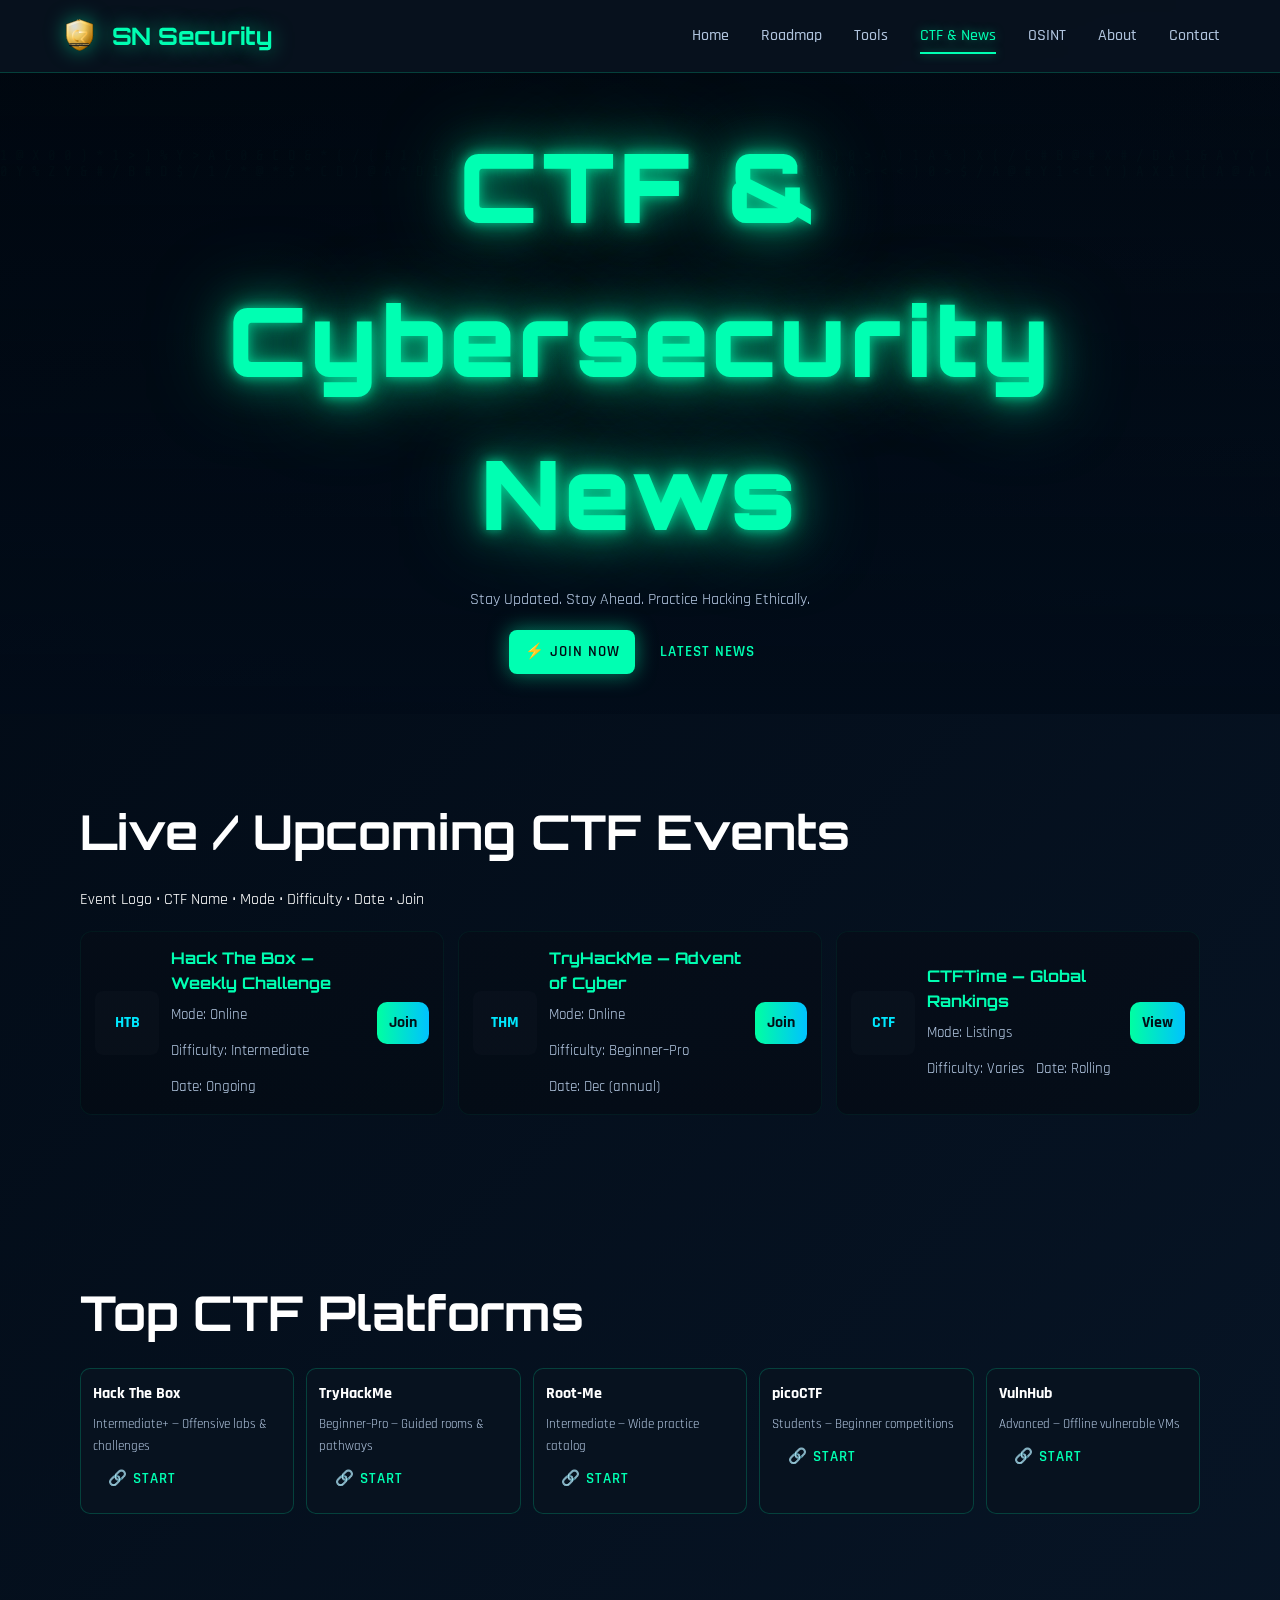
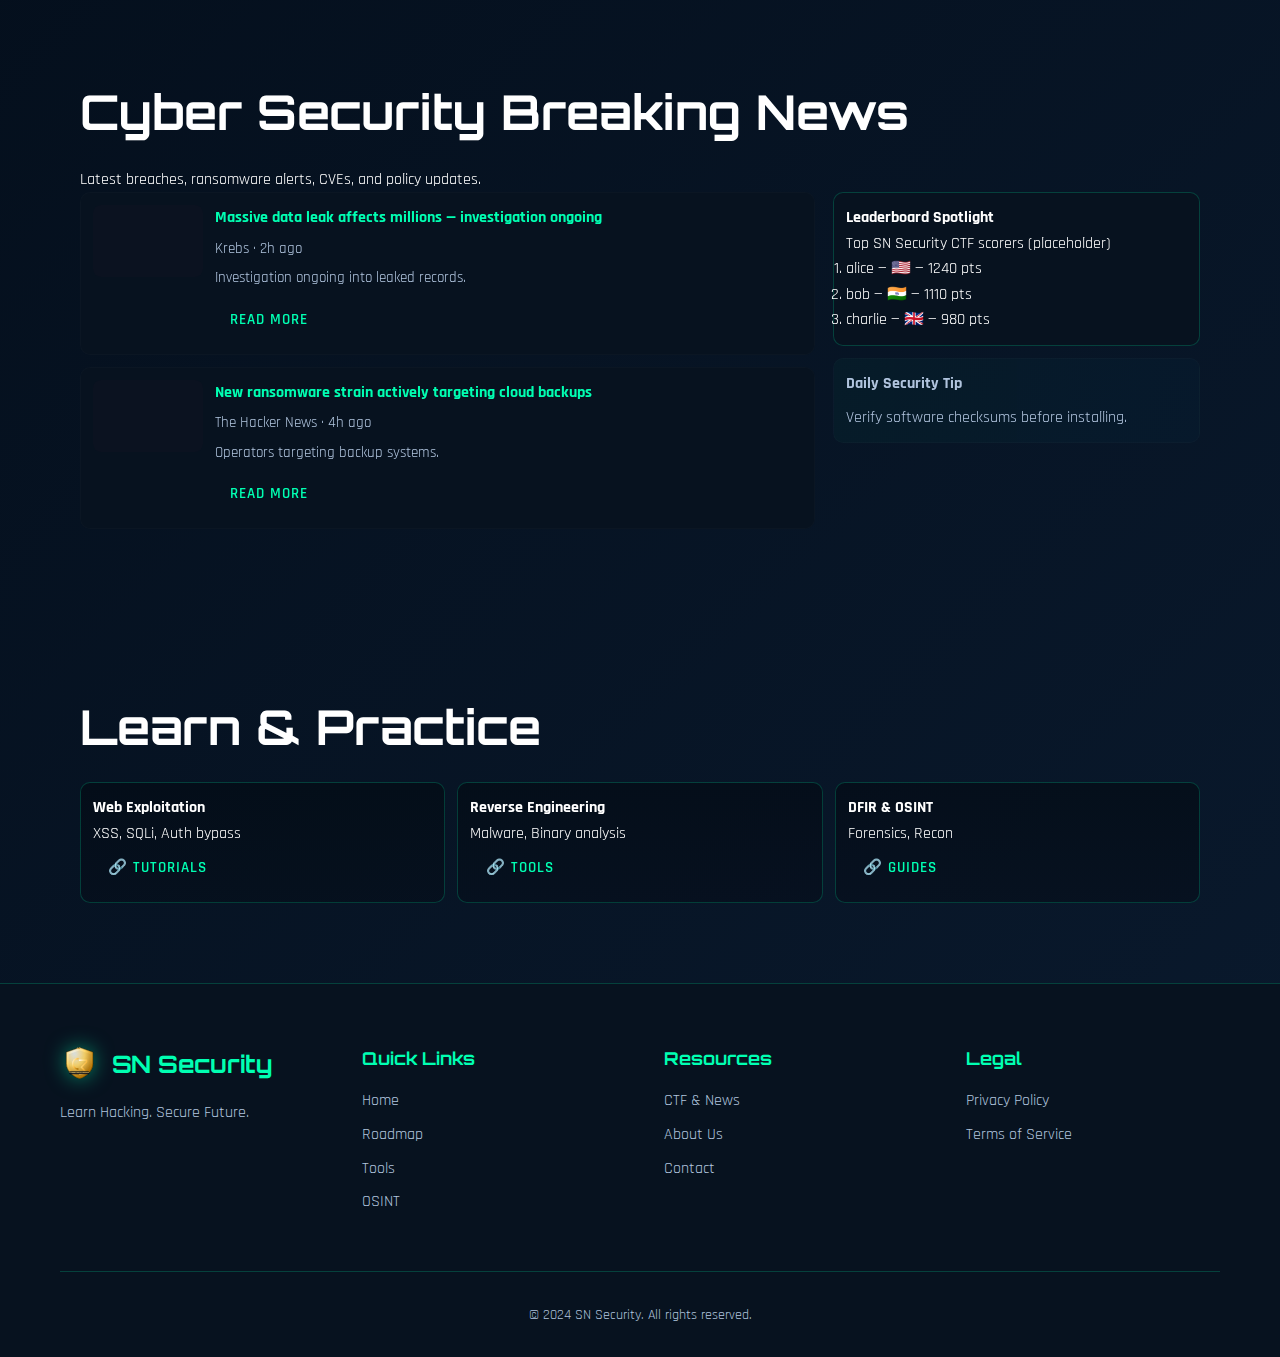
<file: ctf-news.html>
<!doctype html>
<html lang="en">
<head>
  <meta charset="utf-8">
  <meta name="viewport" content="width=device-width,initial-scale=1">
  <title>CTF & News - SN Security</title>
  <link rel="stylesheet" href="./style.css">
  <link rel="preconnect" href="https://fonts.googleapis.com">
  <link rel="preconnect" href="https://fonts.gstatic.com" crossorigin>
  <link href="https://fonts.googleapis.com/css2?family=Orbitron:wght@400;500;700;900&family=Rajdhani:wght@300;400;500;600;700&family=Share+Tech+Mono&display=swap" rel="stylesheet">
  <style>
    /* Page-specific styles for CTF & News */
    .ctf-hero{min-height:58vh;display:flex;align-items:center;justify-content:center;padding:110px 20px 40px;background:linear-gradient(180deg,rgba(0,6,12,0.5),rgba(2,12,25,0.85));position:relative;overflow:hidden}
    .matrix-canvas{position:absolute;inset:0;z-index:0;opacity:0.28;pointer-events:none}
    .ctf-hero .hero-content{position:relative;z-index:2;text-align:center;max-width:1100px}
    .hero-sub{color:var(--text-secondary);margin-top:8px}

    /* Events grid */
    .events-grid{display:grid;grid-template-columns:repeat(auto-fit,minmax(260px,1fr));gap:14px;margin-top:18px}
    .event-card{background:linear-gradient(180deg, rgba(6,12,22,0.6), rgba(4,10,18,0.6));border:1px solid rgba(0,255,178,0.06);padding:14px;border-radius:12px;display:flex;gap:12px;align-items:center}
    .event-logo{width:64px;height:64px;border-radius:8px;background:rgba(255,255,255,0.02);display:flex;align-items:center;justify-content:center;font-weight:700;color:var(--accent-secondary)}
    .event-meta{flex:1}
    .event-meta h4{margin:0 0 6px;font-family:var(--font-heading);color:var(--accent-primary)}
    .event-row{display:flex;gap:12px;flex-wrap:wrap;color:var(--text-secondary);font-size:0.95rem}
    .event-cta{display:inline-flex;align-items:center;gap:8px;padding:8px 12px;background:linear-gradient(90deg,#00ffa2,#00c2ff);color:#021017;border-radius:10px;font-weight:800;text-decoration:none}

    /* Platforms */
    .platforms-grid{display:grid;grid-template-columns:repeat(auto-fit,minmax(180px,1fr));gap:12px;margin-top:12px}
    .platform-card{background:var(--bg-card);border:1px solid var(--border-color);padding:12px;border-radius:10px;text-align:left}
    .platform-card small{color:var(--text-secondary);display:block;margin-top:8px}

    /* News feed */
    .news-feed{display:grid;grid-template-columns:2fr 1fr;gap:18px}
    .news-list{display:flex;flex-direction:column;gap:12px}
    .news-card{display:flex;gap:12px;background:var(--bg-card);padding:12px;border-radius:10px;border:1px solid rgba(255,255,255,0.02)}
    .news-thumb{width:110px;height:72px;background:#0b1220;border-radius:8px;flex:0 0 110px}
    .news-meta h4{margin:0;font-size:1rem;color:var(--accent-primary)}
    .news-meta p{margin:6px 0 0;color:var(--text-secondary);font-size:0.92rem}

    /* Learn cards */
    .learn-grid{display:grid;grid-template-columns:repeat(auto-fit,minmax(200px,1fr));gap:12px;margin-top:12px}
    .learn-card{background:linear-gradient(180deg, rgba(3,10,18,0.6), rgba(6,14,26,0.6));padding:12px;border-radius:10px;border:1px solid var(--border-color)}

    /* Leaderboard */
    .leaderboard{background:var(--bg-card);padding:12px;border-radius:10px;border:1px solid var(--border-color)}

    /* Daily tip */
    .daily-tip{background:linear-gradient(90deg, rgba(0,255,178,0.03), rgba(0,200,255,0.02));padding:12px;border-radius:10px;border:1px solid rgba(255,255,255,0.02);color:var(--text-secondary)}

    @media (max-width:900px){.news-feed{grid-template-columns:1fr}.ctf-hero{padding-top:140px}}
  </style>
</head>
<body>
  <canvas id="matrix" class="matrix-canvas"></canvas>
  <div id="particles-js"></div>

  <nav class="navbar">
    <div class="nav-container">
      <div class="nav-logo">
        <img src="assets/logo.svg" alt="SN Security Logo">
        <span>SN Security</span>
      </div>
      <div class="nav-toggle" id="navToggle"><span></span><span></span><span></span></div>
      <ul class="nav-menu" id="navMenu">
        <li><a href="index.html" class="nav-link">Home</a></li>
        <li><a href="roadmap.html" class="nav-link">Roadmap</a></li>
        <li><a href="tools.html" class="nav-link">Tools</a></li>
        <li><a href="ctf-news.html" class="nav-link active">CTF & News</a></li>
        <li><a href="osint.html" class="nav-link">OSINT</a></li>
        <li><a href="about.html" class="nav-link">About</a></li>
        <li><a href="contact.html" class="nav-link">Contact</a></li>
      </ul>
    </div>
  </nav>

  <section class="ctf-hero">
    <div class="hero-content">
      <h1 class="hero-title neon-glow">CTF & Cybersecurity News</h1>
      <p class="hero-sub">Stay Updated. Stay Ahead. Practice Hacking Ethically.</p>
      <div style="margin-top:18px;display:flex;gap:10px;justify-content:center;flex-wrap:wrap">
        <a class="btn btn-primary" href="#events">⚡ Join Now</a>
        <a class="btn btn-secondary" href="#news">Latest News</a>
      </div>
    </div>
  </section>

  <main class="container">
    <section id="events" class="section-block">
      <h2 class="section-title">Live / Upcoming CTF Events</h2>
      <p class="section-sub">Event Logo • CTF Name • Mode • Difficulty • Date • Join</p>
      <div class="events-grid">
        <div class="event-card">
          <div class="event-logo">HTB</div>
          <div class="event-meta">
            <h4>Hack The Box — Weekly Challenge</h4>
            <div class="event-row">
              <span>Mode: Online</span>
              <span>Difficulty: Intermediate</span>
              <span>Date: Ongoing</span>
            </div>
          </div>
          <a class="event-cta" href="https://www.hackthebox.com/" target="_blank">Join</a>
        </div>

        <div class="event-card">
          <div class="event-logo">THM</div>
          <div class="event-meta">
            <h4>TryHackMe — Advent of Cyber</h4>
            <div class="event-row">
              <span>Mode: Online</span>
              <span>Difficulty: Beginner–Pro</span>
              <span>Date: Dec (annual)</span>
            </div>
          </div>
          <a class="event-cta" href="https://tryhackme.com/" target="_blank">Join</a>
        </div>

        <div class="event-card">
          <div class="event-logo">CTF</div>
          <div class="event-meta">
            <h4>CTFTime — Global Rankings</h4>
            <div class="event-row">
              <span>Mode: Listings</span>
              <span>Difficulty: Varies</span>
              <span>Date: Rolling</span>
            </div>
          </div>
          <a class="event-cta" href="https://ctftime.org/" target="_blank">View</a>
        </div>

      </div>
    </section>

    <section class="section-block">
      <h2 class="section-title">Top CTF Platforms</h2>
      <div class="platforms-grid">
        <div class="platform-card"><strong>Hack The Box</strong><small>Intermediate+ — Offensive labs & challenges</small><a class="btn btn-secondary" href="https://www.hackthebox.com/">🔗 Start</a></div>
        <div class="platform-card"><strong>TryHackMe</strong><small>Beginner–Pro — Guided rooms & pathways</small><a class="btn btn-secondary" href="https://tryhackme.com/">🔗 Start</a></div>
        <div class="platform-card"><strong>Root-Me</strong><small>Intermediate — Wide practice catalog</small><a class="btn btn-secondary" href="https://www.root-me.org/">🔗 Start</a></div>
        <div class="platform-card"><strong>picoCTF</strong><small>Students — Beginner competitions</small><a class="btn btn-secondary" href="https://picoctf.org/">🔗 Start</a></div>
        <div class="platform-card"><strong>VulnHub</strong><small>Advanced — Offline vulnerable VMs</small><a class="btn btn-secondary" href="https://www.vulnhub.com/">🔗 Start</a></div>
      </div>
    </section>

    <section id="news" class="section-block">
      <h2 class="section-title">Cyber Security Breaking News</h2>
      <p class="section-sub">Latest breaches, ransomware alerts, CVEs, and policy updates.</p>
      <div class="news-feed">
        <div>
          <div class="news-list" id="newsList">
            <!-- News cards populated by JS -->
          </div>
        </div>
        <aside>
          <div class="leaderboard">
            <h4>Leaderboard Spotlight</h4>
            <p class="section-sub">Top SN Security CTF scorers (placeholder)</p>
            <ol>
              <li>alice — 🇺🇸 — 1240 pts</li>
              <li>bob — 🇮🇳 — 1110 pts</li>
              <li>charlie — 🇬🇧 — 980 pts</li>
            </ol>
          </div>

          <div style="height:12px"></div>

          <div class="daily-tip">
            <strong>Daily Security Tip</strong>
            <p id="dailyTip" style="margin-top:8px">Don’t reuse passwords! Use a password manager.</p>
          </div>
        </aside>
      </div>
    </section>

    <section class="section-block">
      <h2 class="section-title">Learn & Practice</h2>
      <div class="learn-grid">
        <div class="learn-card"><strong>Web Exploitation</strong><p class="section-sub">XSS, SQLi, Auth bypass</p><a class="btn btn-secondary" href="#">🔗 Tutorials</a></div>
        <div class="learn-card"><strong>Reverse Engineering</strong><p class="section-sub">Malware, Binary analysis</p><a class="btn btn-secondary" href="#">🔗 Tools</a></div>
        <div class="learn-card"><strong>DFIR & OSINT</strong><p class="section-sub">Forensics, Recon</p><a class="btn btn-secondary" href="#">🔗 Guides</a></div>
      </div>
    </section>

  </main>

  <footer class="footer">
    <div class="container">
      <div class="footer-content">
        <div class="footer-section">
          <div class="footer-logo">
            <img src="assets/logo.svg" alt="SN Security">
            <span>SN Security</span>
          </div>
          <p class="footer-tagline">Learn Hacking. Secure Future.</p>
        </div>
        <div class="footer-section">
          <h4>Quick Links</h4>
          <ul class="footer-links">
            <li><a href="index.html">Home</a></li>
            <li><a href="roadmap.html">Roadmap</a></li>
            <li><a href="tools.html">Tools</a></li>
            <li><a href="osint.html">OSINT</a></li>
          </ul>
        </div>
        <div class="footer-section">
          <h4>Resources</h4>
          <ul class="footer-links">
            <li><a href="ctf-news.html">CTF & News</a></li>
            <li><a href="about.html">About Us</a></li>
            <li><a href="contact.html">Contact</a></li>
          </ul>
        </div>
        <div class="footer-section">
          <h4>Legal</h4>
          <ul class="footer-links">
            <li><a href="#">Privacy Policy</a></li>
            <li><a href="#">Terms of Service</a></li>
          </ul>
        </div>
      </div>
      <div class="footer-bottom">
        <p>&copy; 2024 SN Security. All rights reserved.</p>
      </div>
    </div>
  </footer>

  <script>
    // Simple Matrix animation for the hero background
    (function(){
      const canvas = document.getElementById('matrix');
      if(!canvas) return;
      const ctx = canvas.getContext('2d');
      function resize(){canvas.width = window.innerWidth; canvas.height = document.querySelector('.ctf-hero').offsetHeight}
      window.addEventListener('resize', resize);
      resize();
      const cols = Math.floor(canvas.width / 16);
      const ypos = new Array(cols).fill(0);
      const letters = '01ABCDXYZ@#$%&*()<>/'.split('');
      function draw(){
        ctx.fillStyle = 'rgba(1,6,12,0.06)';
        ctx.fillRect(0,0,canvas.width,canvas.height);
        ctx.fillStyle = 'rgba(0,255,178,0.14)';
        ctx.font = '14px ' + (getComputedStyle(document.documentElement).getPropertyValue('--font-mono') || 'monospace');
        for(let i=0;i<ypos.length;i++){
          const text = letters[Math.floor(Math.random()*letters.length)];
          const x = i*16;
          ctx.fillText(text, x, ypos[i]*16);
          if(ypos[i]*16 > canvas.height && Math.random() > 0.975) ypos[i]=0; else ypos[i]++;
        }
      }
      setInterval(draw, 80);
    })();

    // Fetch tech news from NewsAPI (fallback to sample data if fetch fails)
    const NEWS_API_KEY = '0fe0e3b962aa4f41bc8367ce04dec796';
    async function fetchNews(){
      const list = document.getElementById('newsList');
      list.innerHTML = '<p style="color:var(--text-secondary)">Loading latest tech news…</p>';
      const endpoint = `https://newsapi.org/v2/top-headlines?category=technology&language=en&pageSize=8&apiKey=${NEWS_API_KEY}`;
      try{
        const resp = await fetch(endpoint);
        if(!resp.ok) throw new Error('Fetch error ' + resp.status);
        const data = await resp.json();
        if(!data.articles || !data.articles.length) throw new Error('No articles');
        list.innerHTML = '';
        data.articles.forEach(a => {
          const card = document.createElement('div'); card.className='news-card';
          const thumb = a.urlToImage ? `<div class=\"news-thumb\" style=\"background-image:url(${a.urlToImage});background-size:cover;background-position:center\"></div>` : '<div class="news-thumb"></div>';
          const published = a.publishedAt ? new Date(a.publishedAt).toLocaleString() : '';
          const desc = a.description ? `<p>${a.description}</p>` : '';
          card.innerHTML = `${thumb}<div class=\"news-meta\"><h4>${escapeHtml(a.title)}</h4><p>${escapeHtml(a.source.name)} · ${escapeHtml(published)}</p>${desc}<p style=\"margin-top:8px\"><a class=\"btn btn-secondary\" href=\"${a.url}\" target=\"_blank\">Read more</a></p></div>`;
          list.appendChild(card);
        });
      }catch(err){
        console.warn('News fetch failed:', err);
        // Fallback: show a few static items
        const fallback = [
          {title:'Massive data leak affects millions — investigation ongoing', src:'Krebs', url:'#', published:'2h ago', description:'Investigation ongoing into leaked records.'},
          {title:'New ransomware strain actively targeting cloud backups', src:'The Hacker News', url:'#', published:'4h ago', description:'Operators targeting backup systems.'}
        ];
        list.innerHTML = '';
        fallback.forEach(n => {
          const card = document.createElement('div'); card.className='news-card';
          card.innerHTML = `<div class=\"news-thumb\"></div><div class=\"news-meta\"><h4>${escapeHtml(n.title)}</h4><p>${escapeHtml(n.src)} · ${escapeHtml(n.published)}</p><p>${escapeHtml(n.description)}</p><p style=\"margin-top:8px\"><a class=\"btn btn-secondary\" href=\"${n.url}\" target=\"_blank\">Read more</a></p></div>`;
          list.appendChild(card);
        });
      }
    }

    // small helper to avoid injecting HTML
    function escapeHtml(s){ if(!s) return ''; return String(s).replace(/[&<>"']/g, function(c){return {'&':'&amp;','<':'&lt;','>':'&gt;','"':'&quot;',"'":"&#39;"}[c]}); }

    fetchNews();

    // rotate daily tips
    const tips=[
      "Don't reuse passwords — use a manager.",
      "Enable 2FA on important accounts.",
      "Verify software checksums before installing.",
      "Use disposable emails for signups when possible."
    ];
    let tipIdx= Math.floor(Math.random()*tips.length);
    function rotateTip(){document.getElementById('dailyTip').textContent = tips[tipIdx]; tipIdx = (tipIdx+1)%tips.length}
    setInterval(rotateTip, 24*60*60*1000); // daily
    rotateTip();
  </script>
</body>
</html>
</file>
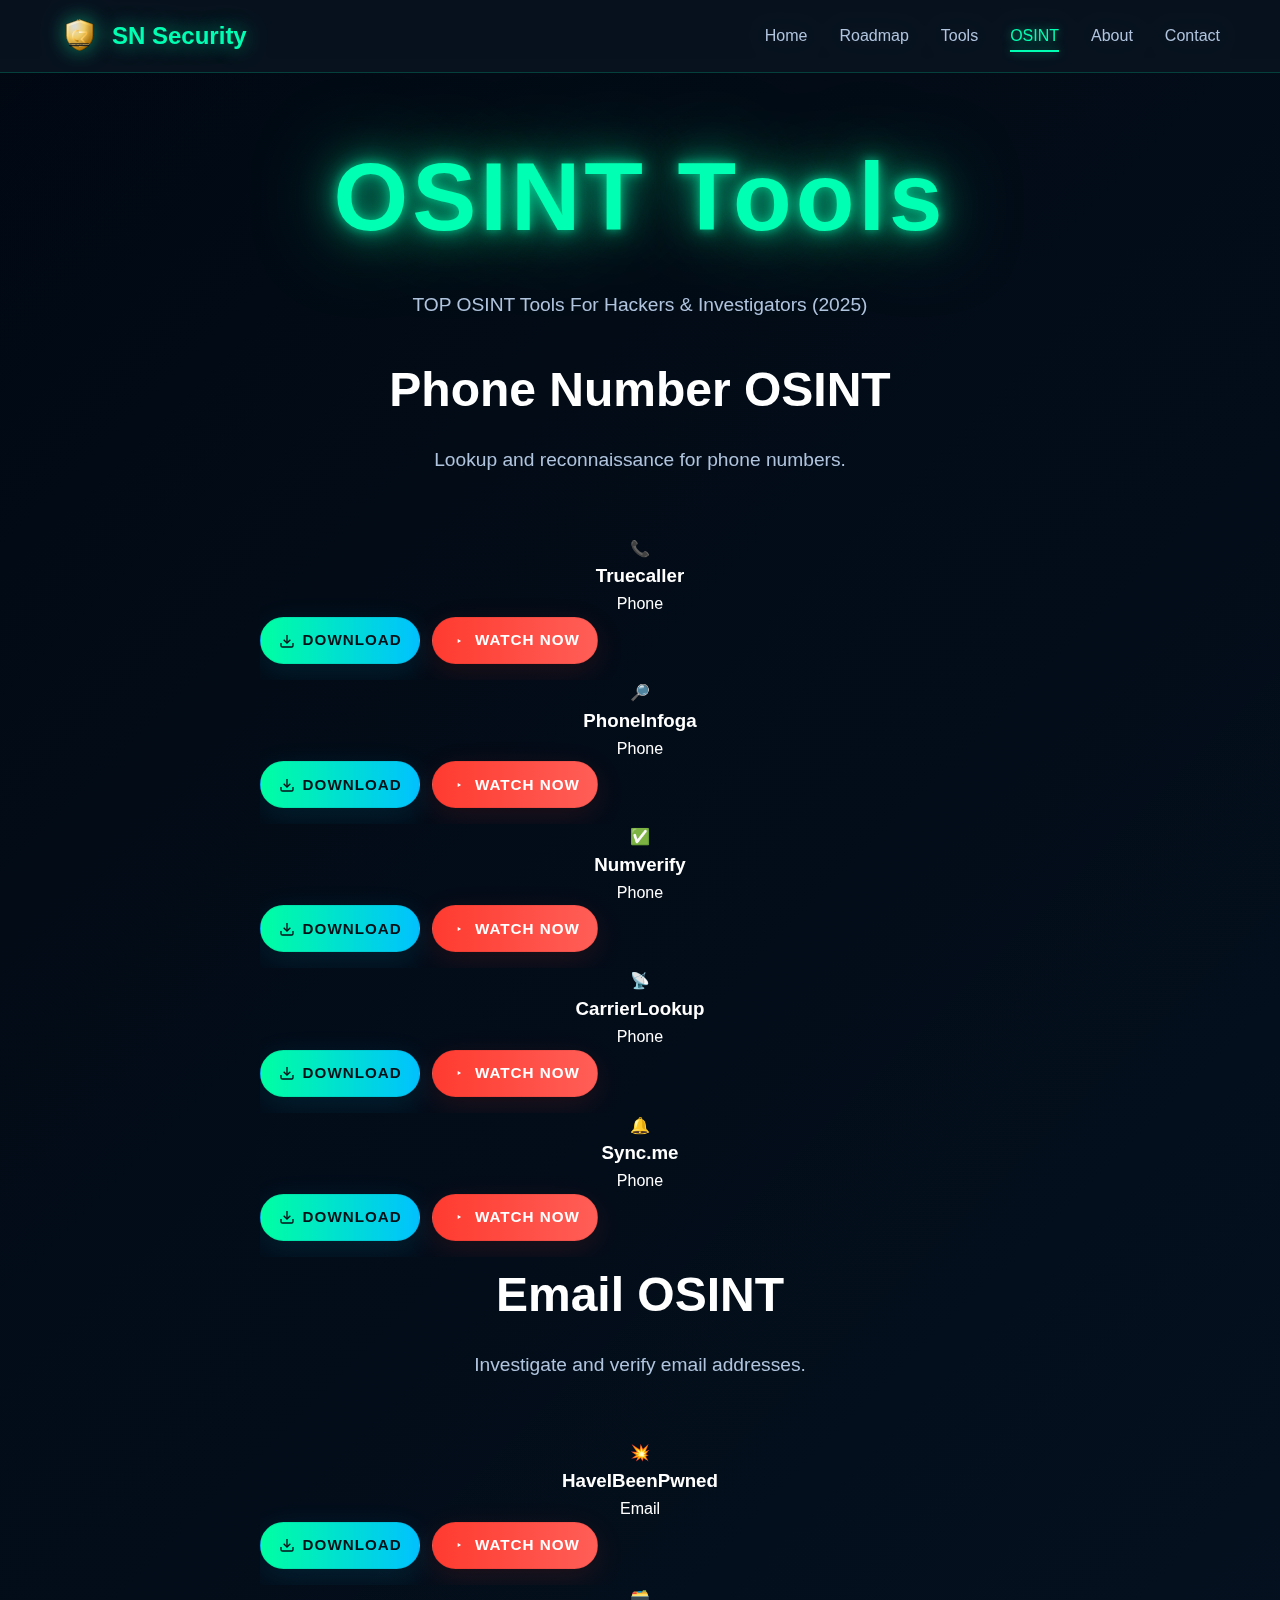
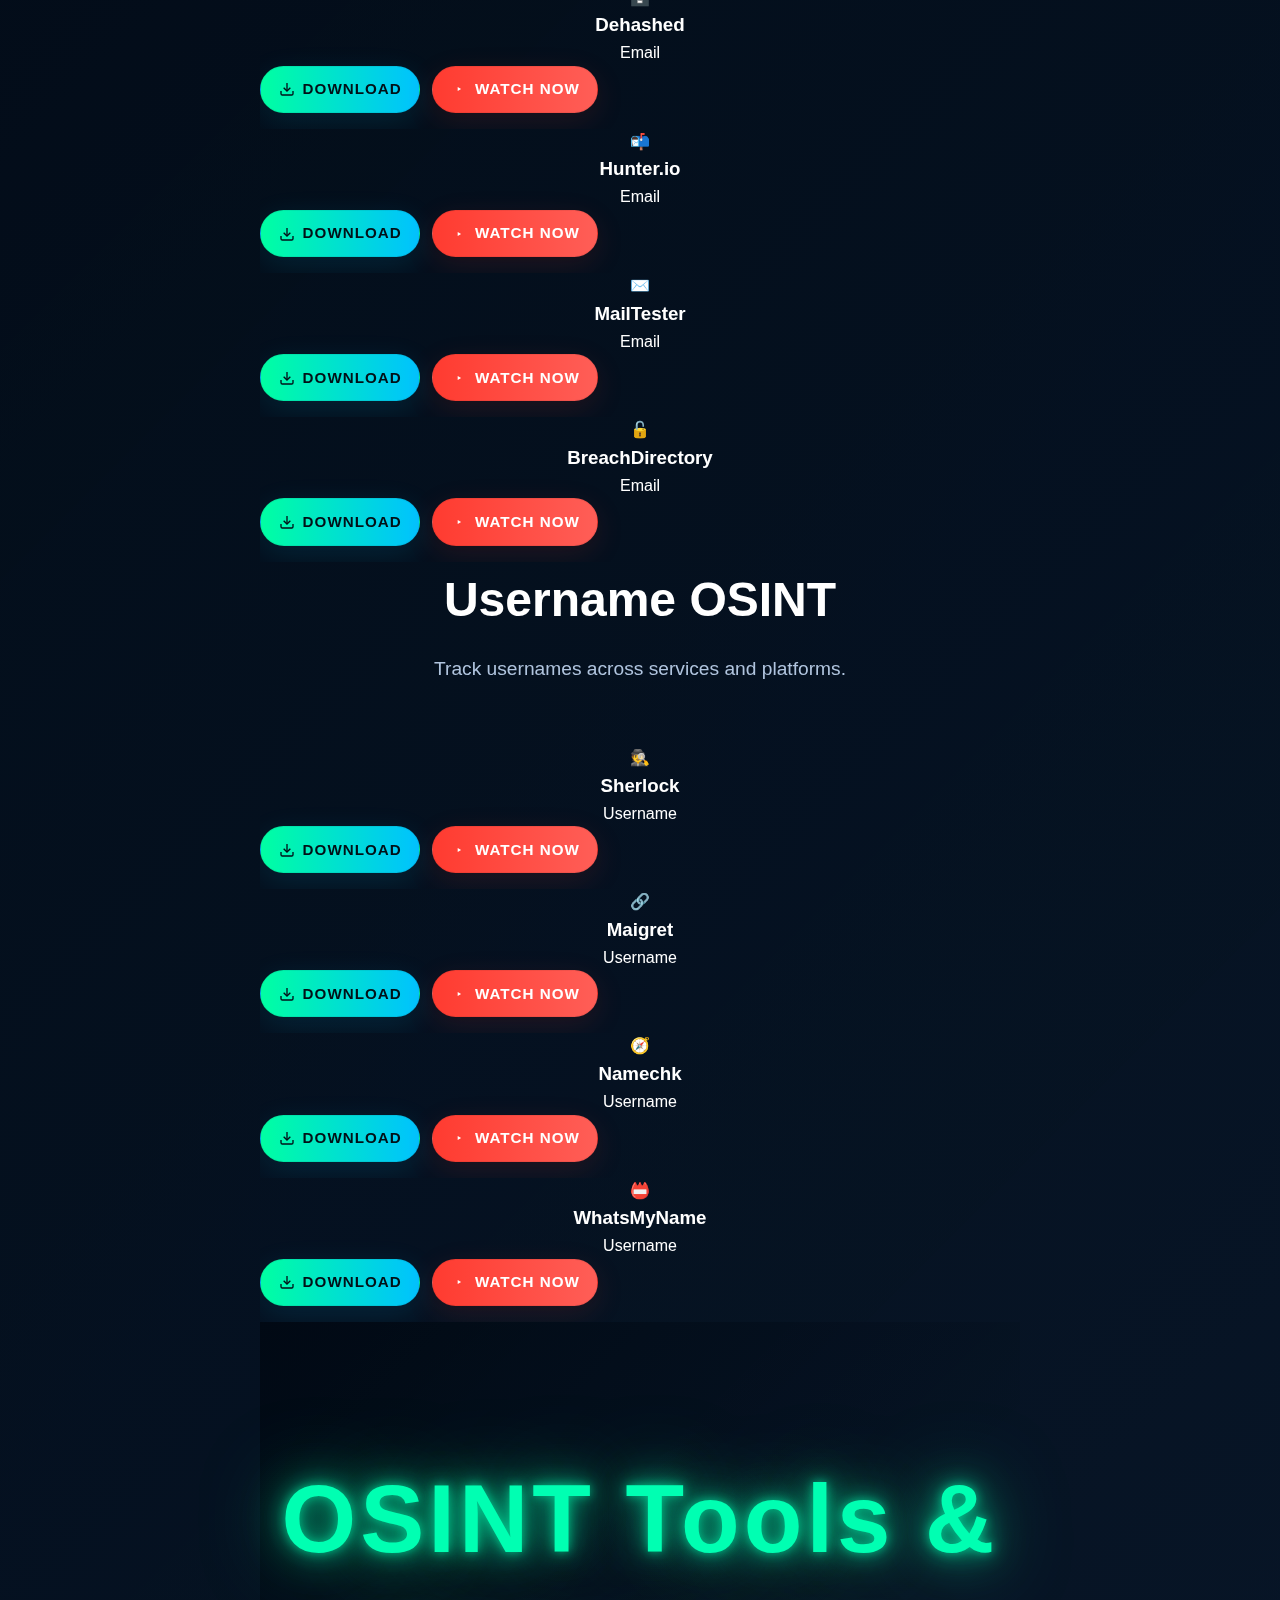
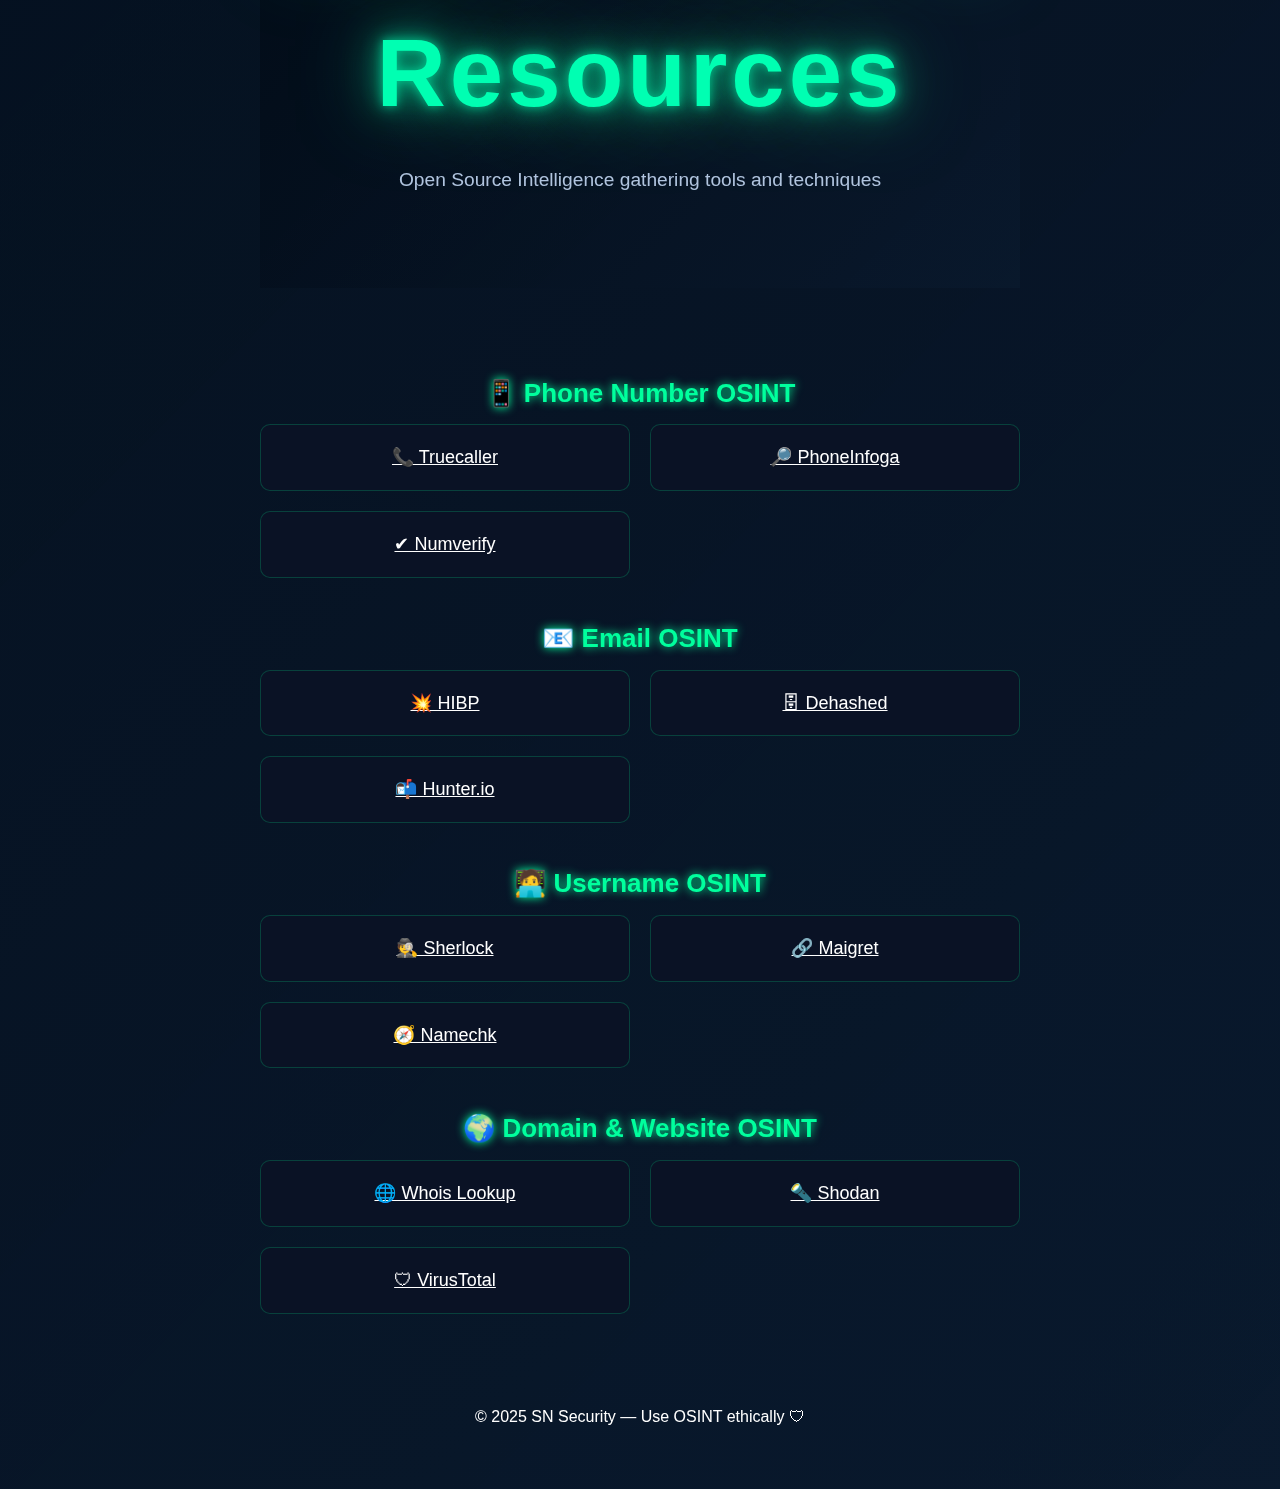
<file: osint.previous.html>
<!doctype html>
<html lang="en">
<head>
  <meta charset="utf-8">
  <meta name="viewport" content="width=device-width,initial-scale=1">
  <title>OSINT Tools - SN Security</title>
  <link rel="stylesheet" href="./style.css">
</head>
<body>
  <div id="particles-js"></div>

  <nav class="navbar">
    <div class="nav-container">
      <div class="nav-logo">
        <img src="assets/logo.svg" alt="SN Security Logo">
        <span>SN Security</span>
      </div>
      <div class="nav-toggle" id="navToggle">
        <span></span>
        <span></span>
        <span></span>
      </div>
      <ul class="nav-menu" id="navMenu">
        <li><a href="index.html" class="nav-link">Home</a></li>
        <li><a href="roadmap.html" class="nav-link">Roadmap</a></li>
        <li><a href="tools.html" class="nav-link">Tools</a></li>
        <li><a href="osint.html" class="nav-link active">OSINT</a></li>
        <li><a href="about.html" class="nav-link">About</a></li>
        <li><a href="contact.html" class="nav-link">Contact</a></li>
      </ul>
    </div>
  </nav>

  <section class="tools-hero">
    <div class="hero-content">
      <h1 class="hero-title neon-glow">OSINT Tools</h1>
      <p class="hero-tagline">TOP OSINT Tools For Hackers & Investigators (2025)</p>
    <div class="container">

      <!-- Phone Number OSINT -->
      <div class="section-header">
        <h2 class="section-title">Phone Number OSINT</h2>
        <p class="section-subtitle">Lookup and reconnaissance for phone numbers.</p>
      </div>
      <div class="tools-grid">
        <div class="tool-card" onclick="window.location.href='tool-detail.html?tool=truecaller'"><div class="tool-icon">📞</div><h3>Truecaller</h3><div class="tool-category">Phone</div></div>
        <div class="tool-card" onclick="window.location.href='tool-detail.html?tool=phoneinfoga'"><div class="tool-icon">🔎</div><h3>PhoneInfoga</h3><div class="tool-category">Phone</div></div>
        <div class="tool-card" onclick="window.location.href='tool-detail.html?tool=numverify'"><div class="tool-icon">✅</div><h3>Numverify</h3><div class="tool-category">Phone</div></div>
        <div class="tool-card" onclick="window.location.href='tool-detail.html?tool=carrierlookup'"><div class="tool-icon">📡</div><h3>CarrierLookup</h3><div class="tool-category">Phone</div></div>
        <div class="tool-card" onclick="window.location.href='tool-detail.html?tool=syncme'"><div class="tool-icon">🔔</div><h3>Sync.me</h3><div class="tool-category">Phone</div></div>
      </div>

      <!-- Email OSINT -->
      <div class="section-header">
        <h2 class="section-title">Email OSINT</h2>
        <p class="section-subtitle">Investigate and verify email addresses.</p>
      </div>
      <div class="tools-grid">
        <div class="tool-card" onclick="window.location.href='tool-detail.html?tool=haveibeenpwned'"><div class="tool-icon">💥</div><h3>HaveIBeenPwned</h3><div class="tool-category">Email</div></div>
        <div class="tool-card" onclick="window.location.href='tool-detail.html?tool=dehashed'"><div class="tool-icon">🗃️</div><h3>Dehashed</h3><div class="tool-category">Email</div></div>
        <div class="tool-card" onclick="window.location.href='tool-detail.html?tool=hunter'"><div class="tool-icon">📬</div><h3>Hunter.io</h3><div class="tool-category">Email</div></div>
        <div class="tool-card" onclick="window.location.href='tool-detail.html?tool=mailtester'"><div class="tool-icon">✉️</div><h3>MailTester</h3><div class="tool-category">Email</div></div>
        <div class="tool-card" onclick="window.location.href='tool-detail.html?tool=breachdirectory'"><div class="tool-icon">🔓</div><h3>BreachDirectory</h3><div class="tool-category">Email</div></div>
      </div>

      <!-- Username OSINT -->
      <div class="section-header">
        <h2 class="section-title">Username OSINT</h2>
        <p class="section-subtitle">Track usernames across services and platforms.</p>
      </div>
      <div class="tools-grid">
        <div class="tool-card" onclick="window.location.href='tool-detail.html?tool=sherlock'"><div class="tool-icon">🕵️</div><h3>Sherlock</h3><div class="tool-category">Username</div></div>
        <div class="tool-card" onclick="window.location.href='tool-detail.html?tool=maigret'"><div class="tool-icon">🔗</div><h3>Maigret</h3><div class="tool-category">Username</div></div>
        <div class="tool-card" onclick="window.location.href='tool-detail.html?tool=namechk'"><div class="tool-icon">🧭</div><h3>Namechk</h3><div class="tool-category">Username</div></div>
        <div class="tool-card" onclick="window.location.href='tool-detail.html?tool=whatsmyname'"><div class="tool-icon">📛</div><h3>WhatsMyName</h3><div class="tool-category">Username</div></div>
      <!doctype html>
      <html lang="en">
      <head>
        <meta charset="utf-8">
        <meta name="viewport" content="width=device-width,initial-scale=1">
        <title>OSINT Tools & Resources - SN Security</title>
        <link rel="stylesheet" href="./style.css">
        <meta name="description" content="Open Source Intelligence tools and resources for investigators and researchers.">
      </head>
      <body>
        <div id="particles-js"></div>

        <nav class="navbar">
          <div class="nav-container">
            <div class="nav-logo">
              <img src="assets/logo.svg" alt="SN Security Logo">
              <span>SN Security</span>
            </div>
            <div class="nav-toggle" id="navToggle">
              <span></span>
              <span></span>
              <span></span>
            </div>
            <ul class="nav-menu" id="navMenu">
              <li><a href="index.html" class="nav-link">Home</a></li>
              <li><a href="roadmap.html" class="nav-link">Roadmap</a></li>
              <li><a href="tools.html" class="nav-link">Tools</a></li>
              <li><a href="osint.html" class="nav-link active">OSINT</a></li>
              <li><a href="about.html" class="nav-link">About</a></li>
              <li><a href="contact.html" class="nav-link">Contact</a></li>
            </ul>
          </div>
        </nav>

      <section class="tools-hero">
        <div class="hero-content">
          <h1 class="hero-title neon-glow">OSINT Tools & Resources</h1>
          <p class="hero-tagline">Open Source Intelligence gathering tools and techniques</p>
        </div>
      </section>

      <div class="container osint-wrapper">

        <!-- Phone Number OSINT -->
        <div class="osint-section">
          <h2 class="osint-title">📱 Phone Number OSINT</h2>
          <div class="osint-grid">
            <a class="tool-box" href="tool-detail.html?tool=truecaller">📞 Truecaller</a>
            <a class="tool-box" href="tool-detail.html?tool=phoneinfoga">🔎 PhoneInfoga</a>
            <a class="tool-box" href="tool-detail.html?tool=numverify">✔ Numverify</a>
          </div>
        </div>

        <!-- Email OSINT -->
        <div class="osint-section">
          <h2 class="osint-title">📧 Email OSINT</h2>
          <div class="osint-grid">
            <a class="tool-box" href="tool-detail.html?tool=haveibeenpwned">💥 HIBP</a>
            <a class="tool-box" href="tool-detail.html?tool=dehashed">🗄 Dehashed</a>
            <a class="tool-box" href="tool-detail.html?tool=hunter">📬 Hunter.io</a>
          </div>
        </div>

        <!-- Username OSINT -->
        <div class="osint-section">
          <h2 class="osint-title">🧑‍💻 Username OSINT</h2>
          <div class="osint-grid">
            <a class="tool-box" href="tool-detail.html?tool=sherlock">🕵 Sherlock</a>
            <a class="tool-box" href="tool-detail.html?tool=maigret">🔗 Maigret</a>
            <a class="tool-box" href="tool-detail.html?tool=namechk">🧭 Namechk</a>
          </div>
        </div>

        <!-- Domain / Website OSINT -->
        <div class="osint-section">
          <h2 class="osint-title">🌍 Domain & Website OSINT</h2>
          <div class="osint-grid">
            <a class="tool-box" href="tool-detail.html?tool=whois">🌐 Whois Lookup</a>
            <a class="tool-box" href="tool-detail.html?tool=shodan">🔦 Shodan</a>
            <a class="tool-box" href="tool-detail.html?tool=virustotal">🛡 VirusTotal</a>
          </div>
        </div>

      </div>

      <footer class="site-footer">
        <div class="container">
          <p>© 2025 SN Security — Use OSINT ethically 🛡</p>
        </div>
      </footer>

      <script src="./script.js"></script>
      </body>
      </html>
</file>
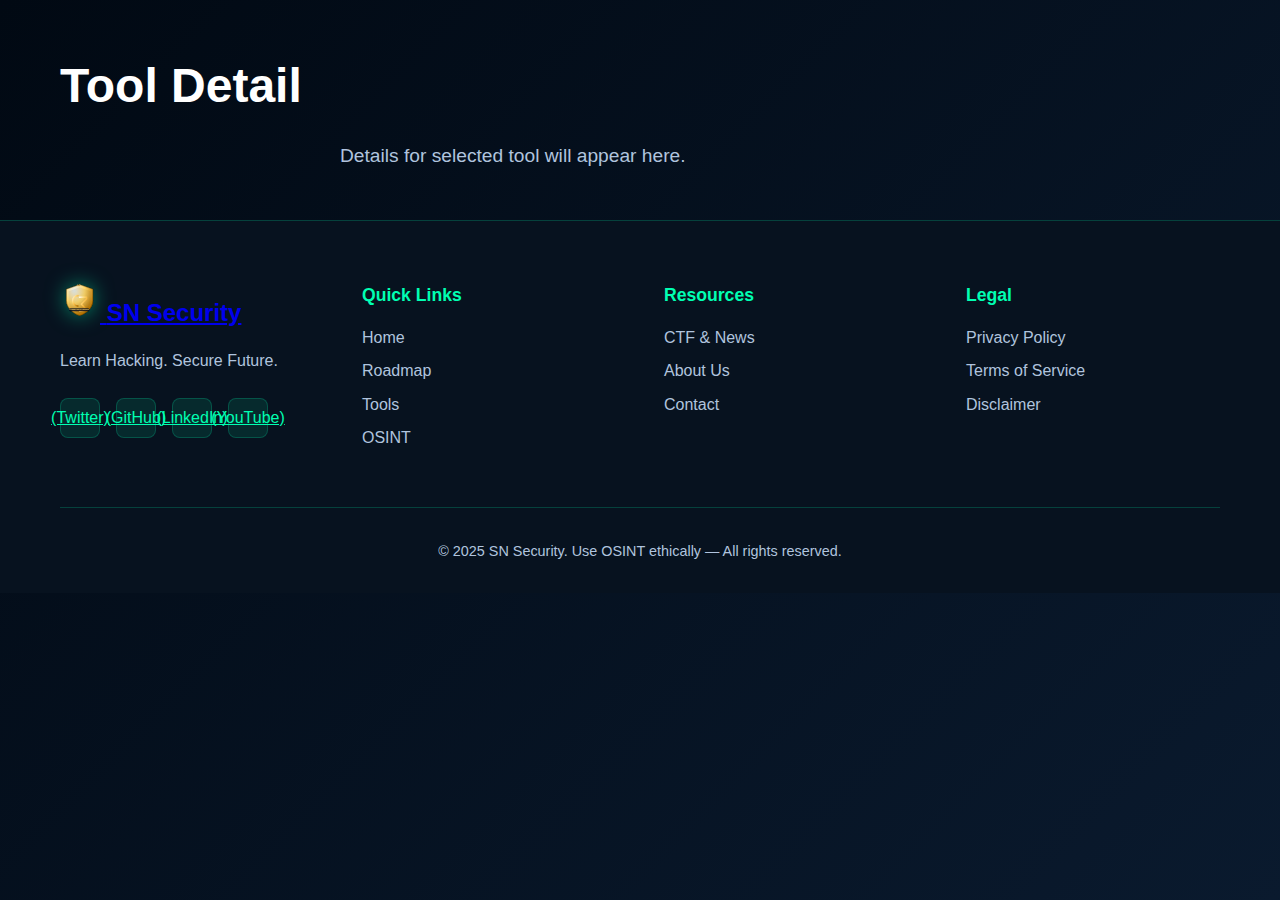
<file: tool-detail.html>
<!doctype html>
<html>
	<head>
		<meta charset="utf-8">
		<title>Tool Detail</title>
		<link rel="stylesheet" href="./style.css">
	</head>
	<body>
		<div class="container" style="padding:48px 20px;">
			<h1 class="section-title">Tool Detail</h1>
			<p class="section-subtitle">Details for selected tool will appear here.</p>
		</div>

		<!-- Landing-style footer (inserted for consistency) -->
		<footer class="footer landing-footer">
			<div class="container">
				<div class="footer-content">
					<div class="footer-section">
						<div class="footer-logo">
							<a href="index.html" class="footer-home" aria-label="SN Security Home">
								<img src="assets/logo.svg" alt="SN Security" width="40" height="40" decoding="async" loading="eager">
								<span>SN Security</span>
							</a>
						</div>
						<p class="footer-tagline">Learn Hacking. Secure Future.</p>
						<div class="social-links">
							<a href="#" class="social-link" aria-label="Twitter">(Twitter)</a>
							<a href="https://github.com/sahebsheikh25" class="social-link" aria-label="GitHub" target="_blank" rel="noopener">(GitHub)</a>
							<a href="#" class="social-link" aria-label="LinkedIn">(LinkedIn)</a>
							<a href="#" class="social-link" aria-label="YouTube">(YouTube)</a>
						</div>
					</div>
					<div class="footer-section">
						<h4>Quick Links</h4>
						<ul class="footer-links">
							<li><a href="index.html">Home</a></li>
							<li><a href="roadmap.html">Roadmap</a></li>
							<li><a href="tools.html">Tools</a></li>
							<li><a href="osint.html">OSINT</a></li>
						</ul>
					</div>
					<div class="footer-section">
						<h4>Resources</h4>
						<ul class="footer-links">
							<li><a href="ctf-news.html">CTF & News</a></li>
							<li><a href="about.html">About Us</a></li>
							<li><a href="contact.html">Contact</a></li>
						</ul>
					</div>
					<div class="footer-section">
						<h4>Legal</h4>
						<ul class="footer-links">
							<li><a href="#">Privacy Policy</a></li>
							<li><a href="#">Terms of Service</a></li>
							<li><a href="#">Disclaimer</a></li>
						</ul>
					</div>
				</div>
				<div class="footer-bottom">
					<p>&copy; 2025 SN Security. Use OSINT ethically — All rights reserved.</p>
				</div>
			</div>
		</footer>

	</body>
</html>
</file>
<file: style.css>
/* ===== CSS Variables ===== */
:root {
    --bg-primary: #010913;
    --bg-secondary: #0A1A2E;
    --bg-card: #07121F;
    --accent-primary: #00FFB2;
    --accent-secondary: #00E8FF;
    --text-primary: #FFFFFF;
    --text-secondary: #B0C4DE;
    --border-color: rgba(0, 255, 178, 0.2);
    --glow-color: rgba(0, 255, 178, 0.5);
    --font-heading: 'Orbitron', sans-serif;
    --font-body: 'Rajdhani', sans-serif;
    --font-mono: 'Share Tech Mono', monospace;
}

/* ===== Global Styles ===== */
* {
    margin: 0;
    padding: 0;
    box-sizing: border-box;
}

html {
    scroll-behavior: smooth;
}

body {
    font-family: var(--font-body);
    background: linear-gradient(135deg, var(--bg-primary) 0%, var(--bg-secondary) 100%);
    color: var(--text-primary);
    line-height: 1.6;
    overflow-x: hidden;
    min-height: 100vh;
}

/* ===== Particles Background ===== */
#particles-js {
    position: fixed;
    width: 100%;
    height: 100%;
    top: 0;
    left: 0;
    z-index: -1;
}

/* ===== Container ===== */
.container {
    max-width: 1200px;
    margin: 0 auto;
    padding: 0 20px;
}

/* ===== Navigation ===== */
.navbar {
    position: fixed;
    top: 0;
    left: 0;
    right: 0;
    background: rgba(7, 18, 31, 0.95);
    backdrop-filter: blur(10px);
    border-bottom: 1px solid var(--border-color);
    z-index: 1000;
    padding: 1rem 0;
}

.nav-container {
    max-width: 1200px;
    margin: 0 auto;
    padding: 0 20px;
    display: flex;
    justify-content: space-between;
    align-items: center;
}

.nav-logo {
    display: flex;
    align-items: center;
    gap: 12px;
    font-family: var(--font-heading);
    font-size: 1.5rem;
    font-weight: 700;
    color: var(--accent-primary);
    text-shadow: 0 0 20px var(--glow-color);
}

.nav-logo img {
    width: 40px;
    height: 40px;
    filter: drop-shadow(0 0 10px var(--glow-color));
}

.nav-menu {
    display: flex;
    list-style: none;
    gap: 2rem;
    align-items: center;
}

.nav-link {
    color: var(--text-secondary);
    text-decoration: none;
    font-weight: 500;
    font-size: 1rem;
    transition: all 0.3s ease;
    position: relative;
    padding: 0.5rem 0;
}

.nav-link::after {
    content: '';
    position: absolute;
    bottom: 0;
    left: 0;
    width: 0;
    height: 2px;
    background: var(--accent-primary);
    box-shadow: 0 0 10px var(--glow-color);
    transition: width 0.3s ease;
}

.nav-link:hover,
.nav-link.active {
    color: var(--accent-primary);
    text-shadow: 0 0 10px var(--glow-color);
}

.nav-link:hover::after,
.nav-link.active::after {
    width: 100%;
}

.nav-toggle {
    display: none;
    flex-direction: column;
    gap: 5px;
    cursor: pointer;
}

.nav-toggle span {
    width: 25px;
    height: 3px;
    background: var(--accent-primary);
    border-radius: 3px;
    transition: all 0.3s ease;
}

/* ===== Notification Banner ===== */
.notification-banner {
    position: relative;
    width: 100%;
    height: 56px;
    background: linear-gradient(90deg, rgba(2,6,12,0.95), rgba(8,18,30,0.95));
    border-bottom: 1px solid rgba(0,255,178,0.06);
    display: flex;
    align-items: center;
    overflow: hidden;
    z-index: 50;
}

.notification-banner .banner-inner {
    width: 100%;
    display: flex;
    align-items: center;
    gap: 12px;
    padding: 0 12px;
}

.notification-banner .banner-track {
    white-space: nowrap;
    display: inline-block;
    font-weight: 900;
    color: #7FDBFF; /* sky-blue */
    font-family: var(--font-heading);
    font-size: 1.05rem;
    text-transform: none;
    animation: scroll-left 28s linear infinite, banner-blink 1.8s ease-in-out infinite;
    text-shadow: 0 0 16px rgba(127,219,255,0.22), 0 0 40px rgba(127,219,255,0.14);
}

.notification-banner .banner-track a {
    color: #7FDBFF;
    text-decoration: underline;
    margin-left: 8px;
    display: inline-block;
    padding: 4px 8px;
    border-radius: 8px;
    background: rgba(127, 219, 255, 0.04);
    box-shadow: 0 0 14px rgba(127,219,255,0.06);
    animation: banner-pulse 1.8s ease-in-out infinite;
}

@keyframes scroll-left {
    0% { transform: translateX(100%); }
    100% { transform: translateX(-100%); }
}

@keyframes banner-pulse {
    0% { opacity: 1; filter: drop-shadow(0 0 10px rgba(127,219,255,0.10)); }
    50% { opacity: 0.85; filter: drop-shadow(0 0 18px rgba(127,219,255,0.18)); }
    100% { opacity: 1; filter: drop-shadow(0 0 10px rgba(127,219,255,0.10)); }
}

@keyframes banner-blink {
    0% { opacity: 1; text-shadow: 0 0 16px rgba(127,219,255,0.22), 0 0 42px rgba(127,219,255,0.14); }
    50% { opacity: 0.88; text-shadow: 0 0 22px rgba(127,219,255,0.28), 0 0 60px rgba(127,219,255,0.18); }
    100% { opacity: 1; text-shadow: 0 0 16px rgba(127,219,255,0.22), 0 0 42px rgba(127,219,255,0.14); }
}

@media (max-width: 600px) {
    .notification-banner { height: 44px; }
    .notification-banner .banner-track { font-size: 0.95rem; animation-duration: 16s; }
}

/* ===== Hero Section ===== */
.hero {
    min-height: 100vh;
    display: flex;
    align-items: center;
    justify-content: center;
    padding: 120px 20px 80px;
    position: relative;
}

/* ===== Tools Hero (shared) ===== */
.tools-hero {
    min-height: 60vh;
    display: flex;
    align-items: center;
    justify-content: center;
    padding: 120px 20px 60px;
    background: url('https://mgx-backend-cdn.metadl.com/generate/images/456529/2025-12-28/844b1999-ec03-42e7-b269-e10bcfbfd467.png') center/cover fixed;
    position: relative;
}

.tools-hero::before {
    content: '';
    position: absolute;
    top: 0;
    left: 0;
    right: 0;
    bottom: 0;
    background: linear-gradient(135deg, rgba(1, 9, 19, 0.9) 0%, rgba(10, 26, 46, 0.8) 100%);
}

.tools-hero .hero-content {
    position: relative;
    z-index: 1;
}

.hero-content {
    text-align: center;
    max-width: 800px;
    z-index: 1;
}

.hero-title {
    font-family: var(--font-heading);
    font-size: clamp(3rem, 8vw, 6rem);
    font-weight: 900;
    margin-bottom: 1rem;
    letter-spacing: 4px;
}

.neon-glow {
    color: var(--accent-primary);
    text-shadow: 
        0 0 10px var(--glow-color),
        0 0 20px var(--glow-color),
        0 0 40px var(--glow-color),
        0 0 80px var(--glow-color);
    animation: pulse-glow 2s ease-in-out infinite;
}

@keyframes pulse-glow {
    0%, 100% {
        text-shadow: 
            0 0 10px var(--glow-color),
            0 0 20px var(--glow-color),
            0 0 40px var(--glow-color),
            0 0 80px var(--glow-color);
    }
    50% {
        text-shadow: 
            0 0 20px var(--glow-color),
            0 0 40px var(--glow-color),
            0 0 60px var(--glow-color),
            0 0 100px var(--glow-color);
    }
}

.hero-subtitle {
    font-family: var(--font-mono);
    font-size: clamp(1.2rem, 3vw, 2rem);
    color: var(--accent-secondary);
    margin-bottom: 1rem;
    min-height: 60px;
}

.hero-tagline {
    font-size: 1.2rem;
    color: var(--text-secondary);
    margin-bottom: 2rem;
}

.hero-buttons {
    display: flex;
    gap: 1rem;
    justify-content: center;
    flex-wrap: wrap;
}

.hero-image {
    position: absolute;
    top: 50%;
    left: 50%;
    transform: translate(-50%, -50%);
    width: 100%;
    max-width: 1000px;
    opacity: 0.15;
    z-index: 0;
    pointer-events: none;
}

.hero-image img {
    width: 100%;
    height: auto;
}

/* ===== Buttons ===== */
.btn {
    display: inline-block;
    padding: 14px 32px;
    font-family: var(--font-body);
    font-size: 1rem;
    font-weight: 600;
    text-decoration: none;
    border-radius: 8px;
    transition: all 0.3s ease;
    cursor: pointer;
    border: 2px solid transparent;
    text-transform: uppercase;
    letter-spacing: 1px;
}

.btn-primary {
    background: var(--accent-primary);
    color: var(--bg-primary);
    box-shadow: 0 0 20px var(--glow-color);
}

.btn-primary:hover {
    background: var(--accent-secondary);
    box-shadow: 0 0 30px var(--glow-color), 0 0 60px var(--glow-color);
    transform: translateY(-2px);
}

.btn-secondary {
    background: transparent;
    color: var(--accent-primary);
    border: 2px solid var(--accent-primary);
}

.btn-secondary:hover {
    background: rgba(0, 255, 178, 0.1);
    box-shadow: 0 0 20px var(--glow-color);
    transform: translateY(-2px);
}

.btn-large {
    padding: 18px 40px;
    font-size: 1.1rem;
}

/* ===== Section Styles ===== */
section {
    padding: 80px 20px;
    position: relative;
}

.section-header {
    text-align: center;
    margin-bottom: 60px;
}

.section-title {
    font-family: var(--font-heading);
    font-size: clamp(2rem, 5vw, 3rem);
    font-weight: 700;
    margin-bottom: 1rem;
}

.section-subtitle {
    font-size: 1.2rem;
    color: var(--text-secondary);
    max-width: 600px;
    margin: 0 auto;
}

/* ===== Introduction Section ===== */
.intro-grid {
    display: grid;
    grid-template-columns: repeat(auto-fit, minmax(300px, 1fr));
    gap: 2rem;
    margin-top: 3rem;
}

.intro-card {
    background: var(--bg-card);
    border: 1px solid var(--border-color);
    border-radius: 12px;
    padding: 2rem;
    transition: all 0.3s ease;
    position: relative;
    overflow: hidden;
}

.intro-card::before {
    content: '';
    position: absolute;
    top: 0;
    left: 0;
    right: 0;
    height: 3px;
    background: linear-gradient(90deg, var(--accent-primary), var(--accent-secondary));
    transform: scaleX(0);
    transition: transform 0.3s ease;
}

.intro-card:hover {
    transform: translateY(-8px);
    box-shadow: 0 10px 40px rgba(0, 255, 178, 0.2);
    border-color: var(--accent-primary);
}

.intro-card:hover::before {
    transform: scaleX(1);
}

.card-icon {
    width: 60px;
    height: 60px;
    margin-bottom: 1.5rem;
    color: var(--accent-primary);
}

.card-icon svg {
    width: 100%;
    height: 100%;
    filter: drop-shadow(0 0 10px var(--glow-color));
}

.intro-card h3 {
    font-family: var(--font-heading);
    font-size: 1.5rem;
    margin-bottom: 1rem;
    color: var(--accent-primary);
}

.intro-card p {
    color: var(--text-secondary);
    line-height: 1.8;
}

/* ===== Contact Page Specific ===== */
.contact-grid {
    display: grid;
    grid-template-columns: 1fr 380px;
    gap: 28px;
}

.contact-form input[type="text"], .contact-form input[type="email"], .contact-form input[type="tel"], .contact-form textarea {
    width: 100%;
    padding: 12px 14px;
    margin-top: 8px;
    background: rgba(255,255,255,0.02);
    border: 1px solid rgba(255,255,255,0.04);
    border-radius: 8px;
    color: var(--text-primary);
    transition: box-shadow 0.18s ease, border-color 0.18s ease, transform 0.12s ease;
}

.contact-form input:focus, .contact-form textarea:focus {
    outline: none;
    border-color: var(--accent-primary);
    box-shadow: 0 6px 30px rgba(0,255,178,0.06);
    transform: translateY(-2px);
}

.contact-form label { color: var(--text-secondary); font-size: 0.9rem; }

.card { background: var(--bg-card); border: 1px solid var(--border-color); border-radius: 12px; }

.btn-ghost { background: transparent; color: var(--accent-primary); border: 1px solid rgba(255,255,255,0.04); padding:10px 14px; border-radius:8px; }

@media (max-width: 880px) {
    .contact-grid { grid-template-columns: 1fr; }
}

/* ===== Features Section ===== */
.features-section {
    background: rgba(10, 26, 46, 0.5);
}

.features-grid {
    display: grid;
    gap: 2rem;
    max-width: 800px;
    margin: 0 auto;
}

.feature-item {
    background: var(--bg-card);
    border: 1px solid var(--border-color);
    border-radius: 12px;
    padding: 2rem;
    display: flex;
    flex-direction: column;
    gap: 1rem;
    transition: all 0.3s ease;
    position: relative;
    overflow: hidden;
}

.feature-item::after {
    content: '';
    position: absolute;
    top: 0;
    right: 0;
    width: 100px;
    height: 100px;
    background: radial-gradient(circle, var(--glow-color) 0%, transparent 70%);
    opacity: 0;
    transition: opacity 0.3s ease;
}

.feature-item:hover {
    border-color: var(--accent-primary);
    box-shadow: 0 5px 30px rgba(0, 255, 178, 0.2);
}

.feature-item:hover::after {
    opacity: 0.3;
}

/* Section card hover + light sweep effects (applies to many card types) */
.intro-card, .event-card, .platform-card, .learn-card, .feature-item, .tool-card {
    position: relative;
    overflow: hidden;
    transition: transform 0.28s cubic-bezier(.2,.9,.3,1), box-shadow 0.28s ease, border-color 0.28s ease;
}
.intro-card::after, .event-card::after, .platform-card::after, .learn-card::after, .feature-item::after, .tool-card::after {
    content: '';
    position: absolute;
    inset: 0;
    pointer-events: none;
    background: radial-gradient(circle at 10% 10%, rgba(0,255,178,0.06), rgba(0,255,178,0.02) 10%, transparent 30%), linear-gradient(90deg, rgba(255,255,255,0.02), rgba(255,255,255,0.00));
    opacity: 0;
    transform: translateX(-6%);
    transition: opacity 0.36s ease, transform 0.6s cubic-bezier(.2,.9,.3,1);
}
.intro-card:hover, .event-card:hover, .platform-card:hover, .learn-card:hover, .feature-item:hover, .tool-card:hover {
    transform: translateY(-8px);
    box-shadow: 0 18px 50px rgba(0,255,178,0.08), 0 6px 18px rgba(0,0,0,0.25);
    border-color: var(--accent-primary);
}
.intro-card:hover::after, .event-card:hover::after, .platform-card:hover::after, .learn-card:hover::after, .feature-item:hover::after, .tool-card:hover::after {
    opacity: 1;
    transform: translateX(6%);
}

/* small sparkle along the top edge on hover */
.intro-card::before, .event-card::before, .platform-card::before, .learn-card::before, .feature-item::before, .tool-card::before {
    content: '';
    position: absolute;
    left: -30%;
    top: -40%;
    width: 60%;
    height: 140%;
    background: linear-gradient(120deg, rgba(255,255,255,0.06), rgba(0,255,178,0.06), rgba(0,194,255,0.04));
    transform: rotate(-18deg) translateX(-100%);
    opacity: 0;
    filter: blur(10px);
    transition: transform 0.7s cubic-bezier(.2,.9,.3,1), opacity 0.5s ease;
    pointer-events: none;
}
.intro-card:hover::before, .event-card:hover::before, .platform-card:hover::before, .learn-card:hover::before, .feature-item:hover::before, .tool-card:hover::before {
    transform: rotate(-18deg) translateX(20%);
    opacity: 0.7;
}

.feature-number {
    font-family: var(--font-heading);
    font-size: 3rem;
    font-weight: 900;
    color: var(--accent-primary);
    opacity: 0.3;
    line-height: 1;
}

.feature-item h3 {
    font-family: var(--font-heading);
    font-size: 1.5rem;
    color: var(--accent-primary);
}

.feature-item p {
    color: var(--text-secondary);
    line-height: 1.8;
}

.feature-link {
    color: var(--accent-secondary);
    text-decoration: none;
    font-weight: 600;
    display: inline-flex;
    align-items: center;
    gap: 0.5rem;
    transition: all 0.3s ease;
}

.feature-link:hover {
    color: var(--accent-primary);
    text-shadow: 0 0 10px var(--glow-color);
    transform: translateX(5px);
}

/* ===== CTA Section ===== */
.cta-section {
    padding: 100px 20px;
}

.cta-content {
    text-align: center;
    background: var(--bg-card);
    border: 2px solid var(--accent-primary);
    border-radius: 20px;
    padding: 60px 40px;
    box-shadow: 0 0 40px rgba(0, 255, 178, 0.2);
}

.cta-content h2 {
    font-family: var(--font-heading);
    font-size: clamp(2rem, 5vw, 3rem);
    margin-bottom: 1rem;
}

.cta-content p {
    font-size: 1.2rem;
    color: var(--text-secondary);
    margin-bottom: 2rem;
}

.cta-buttons {
    display: flex;
    gap: 1rem;
    justify-content: center;
    flex-wrap: wrap;
}

/* ===== Footer ===== */
.footer {
    background: var(--bg-card);
    border-top: 1px solid var(--border-color);
    padding: 60px 20px 30px;
}

.footer-content {
    display: grid;
    grid-template-columns: repeat(auto-fit, minmax(200px, 1fr));
    gap: 3rem;
    margin-bottom: 3rem;
}

.footer-logo {
    display: flex;
    align-items: center;
    gap: 12px;
    font-family: var(--font-heading);
    font-size: 1.5rem;
    font-weight: 700;
    color: var(--accent-primary);
    margin-bottom: 1rem;
}

.footer-logo img {
    width: 40px;
    height: 40px;
    filter: drop-shadow(0 0 10px var(--glow-color));
}

.footer-tagline {
    color: var(--text-secondary);
    margin-bottom: 1.5rem;
}

.social-links {
    display: flex;
    gap: 1rem;
}

.social-link {
    width: 40px;
    height: 40px;
    display: flex;
    align-items: center;
    justify-content: center;
    background: rgba(0, 255, 178, 0.1);
    border: 1px solid var(--border-color);
    border-radius: 8px;
    color: var(--accent-primary);
    transition: all 0.3s ease;
}

.social-link:hover {
    background: var(--accent-primary);
    color: var(--bg-primary);
    box-shadow: 0 0 20px var(--glow-color);
    transform: translateY(-3px);
}

.social-link svg {
    width: 20px;
    height: 20px;
}

.footer-section h4 {
    font-family: var(--font-heading);
    color: var(--accent-primary);
    margin-bottom: 1rem;
    font-size: 1.1rem;
}

.footer-links {
    list-style: none;
}

.footer-links li {
    margin-bottom: 0.5rem;
}

.footer-links a {
    color: var(--text-secondary);
    text-decoration: none;
    transition: all 0.3s ease;
}

.footer-links a:hover {
    color: var(--accent-primary);
    text-shadow: 0 0 10px var(--glow-color);
    padding-left: 5px;
}

.footer-bottom {
    text-align: center;
    padding-top: 2rem;
    border-top: 1px solid var(--border-color);
    color: var(--text-secondary);
    font-size: 0.9rem;
}

/* ===== Responsive Design ===== */
@media (max-width: 768px) {
    .nav-menu {
        position: fixed;
        left: -100%;
        top: 70px;
        flex-direction: column;
        background: rgba(7, 18, 31, 0.98);
        width: 100%;
        text-align: center;
        transition: 0.3s;
        padding: 2rem 0;
        border-bottom: 1px solid var(--border-color);
    }

    .nav-menu.active {
        left: 0;
    }

    .nav-toggle {
        display: flex;
    }

    .hero-buttons,
    .cta-buttons {
        flex-direction: column;
        align-items: center;
    }

    .btn {
        width: 100%;
        max-width: 300px;
    }

    .intro-grid,
    .features-grid {
        grid-template-columns: 1fr;
    }

    .footer-content {
        grid-template-columns: 1fr;
        text-align: center;
    }

    .social-links {
        justify-content: center;
    }
}

/* ===== Custom Scrollbar ===== */
::-webkit-scrollbar {
    width: 10px;
}

::-webkit-scrollbar-track {
    background: var(--bg-primary);
}

::-webkit-scrollbar-thumb {
    background: var(--accent-primary);
    border-radius: 5px;
}

::-webkit-scrollbar-thumb:hover {
    background: var(--accent-secondary);
    box-shadow: 0 0 10px var(--glow-color);
}

/* Firefox */
* {
    scrollbar-width: thin;
    scrollbar-color: var(--accent-primary) var(--bg-primary);
}

/* Tools button styles and hide legacy links */
.tool-actions {
    display: flex;
    gap: 0.75rem;
    align-items: center;
    margin-bottom: 1rem;
}

.btn {
    display: inline-flex;
    align-items: center;
    gap: 0.5rem;
    padding: 0.55rem 0.9rem;
    border-radius: 8px;
    border: 1px solid transparent;
    text-decoration: none;
    font-weight: 600;
    font-size: 0.95rem;
}

.btn svg { width:16px; height:16px }

.btn-download {
    background: linear-gradient(90deg,#00ffa2,#00c2ff);
    color: #021017;
    border-color: rgba(0,0,0,0.06);
    padding: 0.65rem 1.1rem;
    border-radius: 999px;
    box-shadow: 0 8px 30px rgba(0,194,255,0.12), 0 2px 6px rgba(0,0,0,0.12);
    transition: transform 0.18s ease, box-shadow 0.18s ease;
}

.btn-youtube {
    background: linear-gradient(90deg,#ff3b30,#ff5e57);
    color: #fff;
    border-color: rgba(0,0,0,0.06);
    padding: 0.65rem 1.1rem;
    border-radius: 999px;
    box-shadow: 0 8px 30px rgba(255,59,48,0.12), 0 2px 6px rgba(0,0,0,0.12);
    transition: transform 0.18s ease, box-shadow 0.18s ease;
}

/* Stronger hover glow for Watch Now button */
.btn-youtube {
    position: relative;
    overflow: visible;
}

.btn-youtube::after {
    content: '';
    position: absolute;
    inset: -6px;
    border-radius: 999px;
    box-shadow: 0 0 0 0 rgba(255,59,48,0.0);
    transition: box-shadow 0.25s ease, opacity 0.25s ease;
    opacity: 0;
    pointer-events: none;
}

.btn-youtube:hover::after {
    box-shadow: 0 8px 40px rgba(255,59,48,0.18), 0 0 80px rgba(255,94,87,0.12);
    opacity: 1;
}

.btn-youtube:hover {
    transform: translateY(-6px) scale(1.02);
    box-shadow: 0 20px 60px rgba(255,59,48,0.14), 0 4px 12px rgba(0,0,0,0.18);
}

.btn-light { background:transparent; border:1px solid rgba(255,255,255,0.06); color:inherit }
.tool-link{display:none!important}

.btn-download:hover, .btn-youtube:hover{ transform: translateY(-4px); box-shadow: 0 18px 40px rgba(0,0,0,0.12) }

@media (max-width:600px){
  .tool-actions{flex-direction:column;align-items:flex-start}
  .btn{width:100%}
}

/* Colorful animated hover overlay for buttons (applies to .btn and .event-cta) */
.btn, .event-cta {
    position: relative;
    overflow: hidden;
    transition: transform 0.24s ease, box-shadow 0.24s ease;
}
.btn::after, .event-cta::after {
    content: '';
    position: absolute;
    inset: 0;
    z-index: 0;
    pointer-events: none;
    background: linear-gradient(90deg, rgba(255,59,48,0.08), rgba(0,255,178,0.08), rgba(0,194,255,0.08), rgba(255,94,87,0.06));
    background-size: 300% 100%;
    opacity: 0;
    transform: translateX(0);
    transition: opacity 0.35s ease, transform 0.6s cubic-bezier(.2,.9,.3,1);
}
.btn > *, .event-cta > * { position: relative; z-index: 1; }
.btn:hover::after, .event-cta:hover::after {
    opacity: 1;
    transform: translateX(-10%);
    animation: hueShift 1.6s linear infinite;
}
.btn:hover, .event-cta:hover { transform: translateY(-4px) scale(1.02); box-shadow: 0 18px 40px rgba(0,0,0,0.12); }

@keyframes hueShift {
    0% { background-position: 0% 0%; }
    50% { background-position: 100% 0%; }
    100% { background-position: 0% 0%; }
}

/* ===== OSINT Page Styles ===== */
.osint-wrapper {
    padding: 50px 0;
}

.osint-title {
    font-size: 26px;
    color: #00ff9d;
    margin: 35px 0 10px;
    text-shadow: 0 0 10px #00ff9d;
}

.osint-grid {
    display: grid;
    grid-template-columns: repeat(auto-fit, minmax(260px, 1fr));
    gap: 20px;
    margin-bottom: 40px;
}

.tool-box {
    background: #0a1225;
    padding: 18px;
    border-radius: 10px;
    text-align: center;
    font-size: 18px;
    color: #ffffff;
    transition: 0.3s;
    border: 1px solid rgba(0, 255, 157, 0.2);
}

.tool-box:hover {
    background: #00ff9d;
    color: #000;
    transform: translateY(-5px);
    box-shadow: 0 0 20px #00ff9d;
}
</file>
